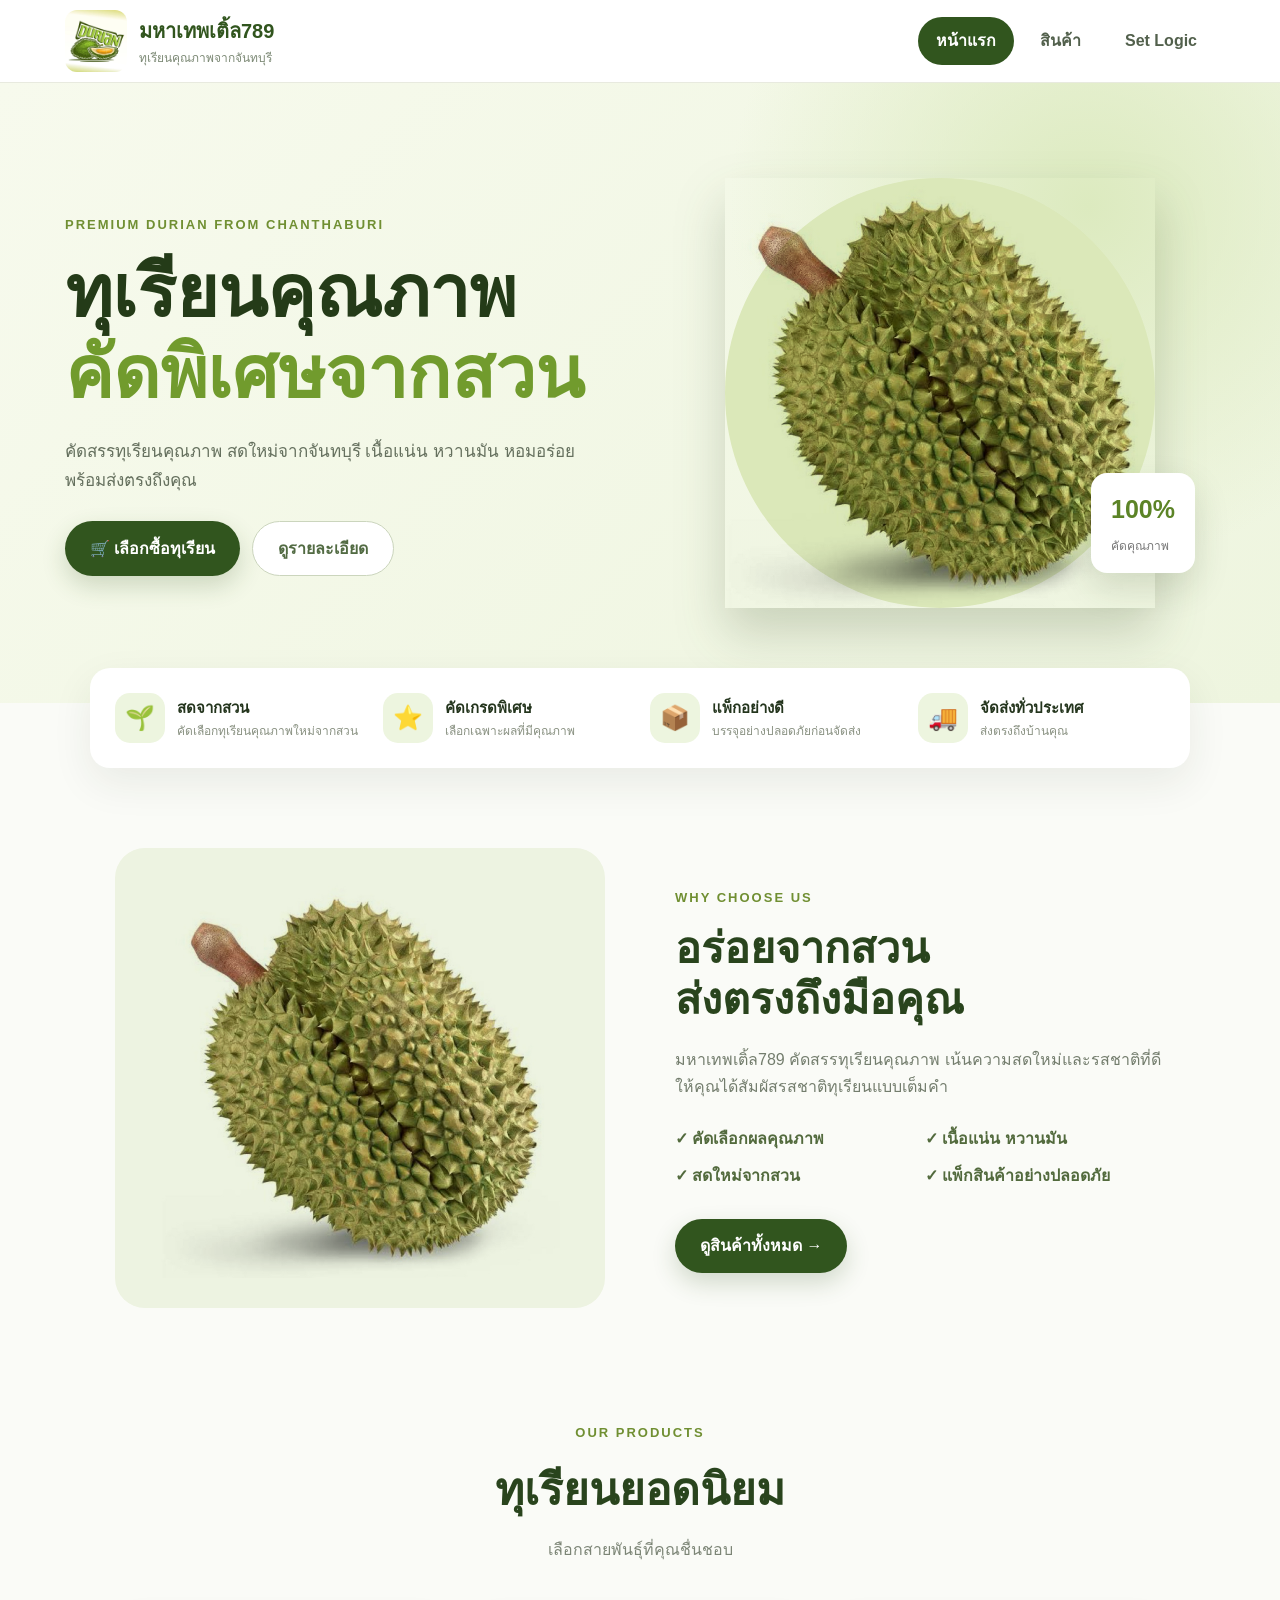
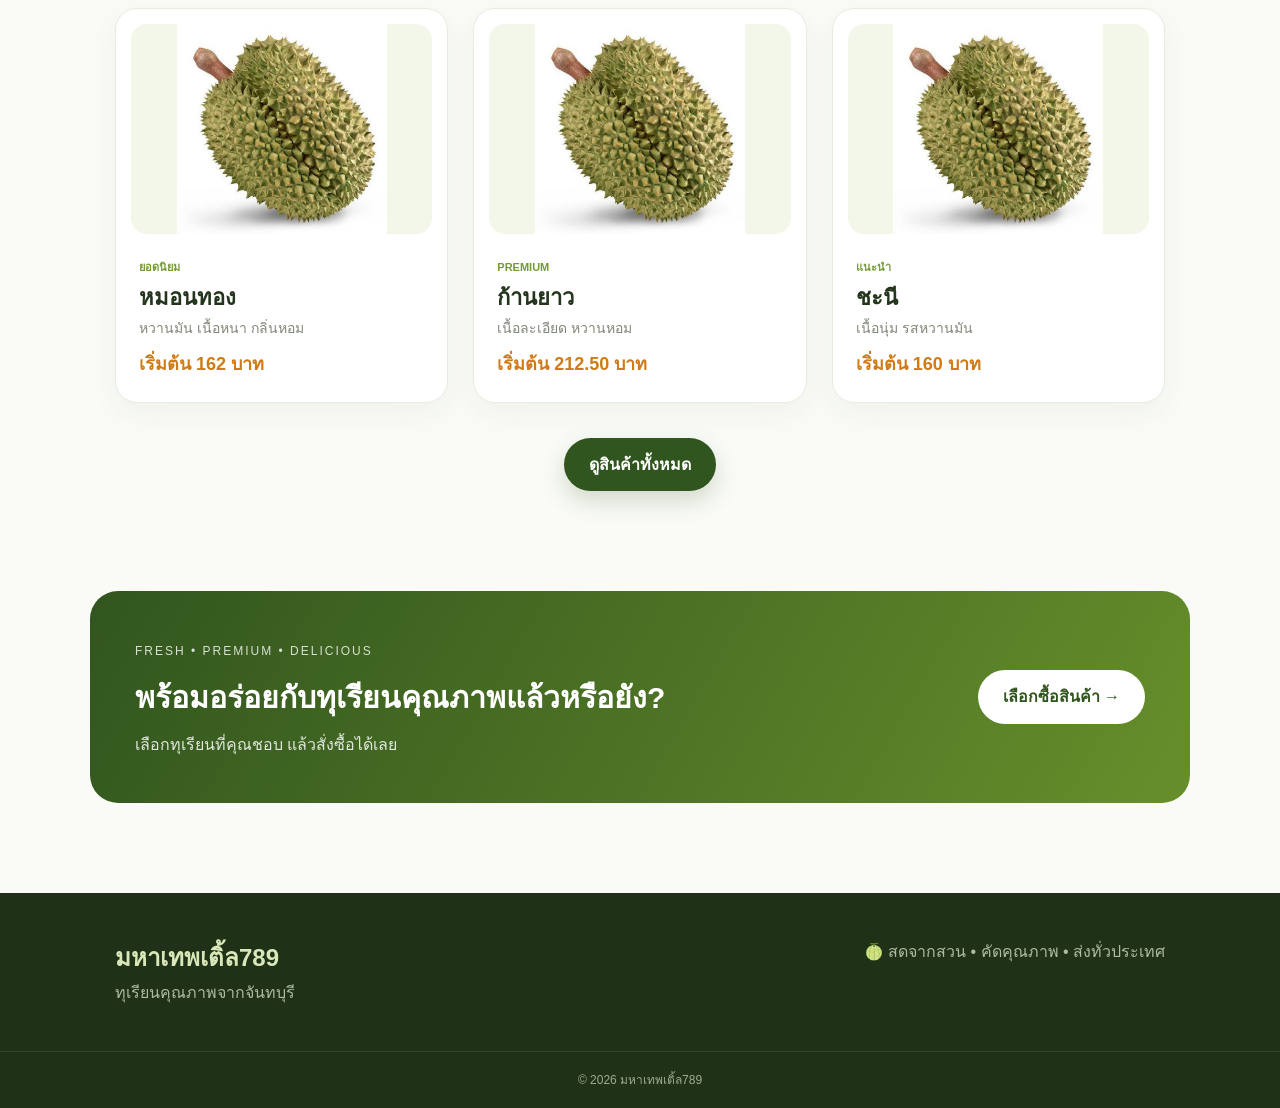
<file: index.html>
<!DOCTYPE html>
<html lang="th">
<head>
    <meta charset="UTF-8">
    <meta name="viewport" content="width=device-width, initial-scale=1.0">

    <title>มหาเทพเติ้ล789 | ทุเรียนคุณภาพจากจันทบุรี</title>

    <link rel="stylesheet" href="style.css">
</head>

<body>

<header class="header">

    <div class="header-inner">

        <a href="index.html" class="brand">
            <img src="logo.png" alt="มหาเทพเติ้ล789">
            <div>
                <strong>มหาเทพเติ้ล789</strong>
                <span>ทุเรียนคุณภาพจากจันทบุรี</span>
            </div>
        </a>

        <nav>
            <a href="index.html" class="active">หน้าแรก</a>
            <a href="products.html">สินค้า</a>
            <a href="logic.html">Set Logic</a>
        </nav>

    </div>

</header>


<main>

    <!-- HERO -->

    <section class="hero">

        <div class="hero-content">

            <div class="hero-text">

                <span class="small-title">
                    PREMIUM DURIAN FROM CHANTHABURI
                </span>

                <h1>
                    ทุเรียนคุณภาพ
                    <br>
                    <span>คัดพิเศษจากสวน</span>
                </h1>

                <p>
                    คัดสรรทุเรียนคุณภาพ สดใหม่จากจันทบุรี
                    เนื้อแน่น หวานมัน หอมอร่อย
                    พร้อมส่งตรงถึงคุณ
                </p>

                <div class="hero-buttons">

                    <a href="products.html" class="btn-primary">
                        🛒 เลือกซื้อทุเรียน
                    </a>

                    <a href="#about" class="btn-secondary">
                        ดูรายละเอียด
                    </a>

                </div>

            </div>


            <div class="hero-image">

                <div class="image-circle"></div>

                <img
                    src="th-11134207-7rasl-m74iatw38uydfe.jpg"
                    alt="ทุเรียนคุณภาพ"
                >

                <div class="floating-card">
                    <strong>100%</strong>
                    <span>คัดคุณภาพ</span>
                </div>

            </div>

        </div>

    </section>


    <!-- FEATURES -->

    <section class="features">

        <div class="feature">

            <div class="feature-icon">🌱</div>

            <div>
                <h3>สดจากสวน</h3>
                <p>คัดเลือกทุเรียนคุณภาพใหม่จากสวน</p>
            </div>

        </div>


        <div class="feature">

            <div class="feature-icon">⭐</div>

            <div>
                <h3>คัดเกรดพิเศษ</h3>
                <p>เลือกเฉพาะผลที่มีคุณภาพ</p>
            </div>

        </div>


        <div class="feature">

            <div class="feature-icon">📦</div>

            <div>
                <h3>แพ็กอย่างดี</h3>
                <p>บรรจุอย่างปลอดภัยก่อนจัดส่ง</p>
            </div>

        </div>


        <div class="feature">

            <div class="feature-icon">🚚</div>

            <div>
                <h3>จัดส่งทั่วประเทศ</h3>
                <p>ส่งตรงถึงบ้านคุณ</p>
            </div>

        </div>

    </section>


    <!-- ABOUT -->

    <section class="about" id="about">

        <div class="about-image">

            <img
                src="th-11134207-7rasl-m74iatw38uydfe.jpg"
                alt="ทุเรียนจันทบุรี"
            >

        </div>


        <div class="about-content">

            <span class="section-label">
                WHY CHOOSE US
            </span>

            <h2>
                อร่อยจากสวน
                <br>
                ส่งตรงถึงมือคุณ
            </h2>

            <p>
                มหาเทพเติ้ล789 คัดสรรทุเรียนคุณภาพ
                เน้นความสดใหม่และรสชาติที่ดี
                ให้คุณได้สัมผัสรสชาติทุเรียนแบบเต็มคำ
            </p>

            <div class="check-list">

                <div>✓ คัดเลือกผลคุณภาพ</div>
                <div>✓ เนื้อแน่น หวานมัน</div>
                <div>✓ สดใหม่จากสวน</div>
                <div>✓ แพ็กสินค้าอย่างปลอดภัย</div>

            </div>

            <a href="products.html" class="btn-primary">
                ดูสินค้าทั้งหมด →
            </a>

        </div>

    </section>


    <!-- PRODUCTS -->

    <section class="home-products">

        <div class="section-heading">

            <span class="section-label">
                OUR PRODUCTS
            </span>

            <h2>
                ทุเรียนยอดนิยม
            </h2>

            <p>
                เลือกสายพันธุ์ที่คุณชื่นชอบ
            </p>

        </div>


        <div class="product-preview">

            <div class="mini-product">

                <img
                    src="th-11134207-7rasl-m74iatw38uydfe.jpg"
                    alt="หมอนทอง"
                >

                <div>
                    <span>ยอดนิยม</span>
                    <h3>หมอนทอง</h3>
                    <p>หวานมัน เนื้อหนา กลิ่นหอม</p>
                    <strong>เริ่มต้น 162 บาท</strong>
                </div>

            </div>


            <div class="mini-product">

                <img
                    src="th-11134207-7rasl-m74iatw38uydfe.jpg"
                    alt="ก้านยาว"
                >

                <div>
                    <span>PREMIUM</span>
                    <h3>ก้านยาว</h3>
                    <p>เนื้อละเอียด หวานหอม</p>
                    <strong>เริ่มต้น 212.50 บาท</strong>
                </div>

            </div>


            <div class="mini-product">

                <img
                    src="th-11134207-7rasl-m74iatw38uydfe.jpg"
                    alt="ชะนี"
                >

                <div>
                    <span>แนะนำ</span>
                    <h3>ชะนี</h3>
                    <p>เนื้อนุ่ม รสหวานมัน</p>
                    <strong>เริ่มต้น 160 บาท</strong>
                </div>

            </div>

        </div>


        <div class="center-button">

            <a href="products.html" class="btn-primary">
                ดูสินค้าทั้งหมด
            </a>

        </div>

    </section>


    <!-- CTA -->

    <section class="cta">

        <div>

            <span>
                FRESH • PREMIUM • DELICIOUS
            </span>

            <h2>
                พร้อมอร่อยกับทุเรียนคุณภาพแล้วหรือยัง?
            </h2>

            <p>
                เลือกทุเรียนที่คุณชอบ แล้วสั่งซื้อได้เลย
            </p>

        </div>

        <a href="products.html" class="btn-white">
            เลือกซื้อสินค้า →
        </a>

    </section>

</main>


<footer>

    <div class="footer-inner">

        <div>

            <h2>มหาเทพเติ้ล789</h2>

            <p>
                ทุเรียนคุณภาพจากจันทบุรี
            </p>

        </div>

        <div>

            <p>
                🍈 สดจากสวน • คัดคุณภาพ • ส่งทั่วประเทศ
            </p>

        </div>

    </div>

    <div class="copyright">
        © 2026 มหาเทพเติ้ล789
    </div>

</footer>


</body>
</html>
</file>
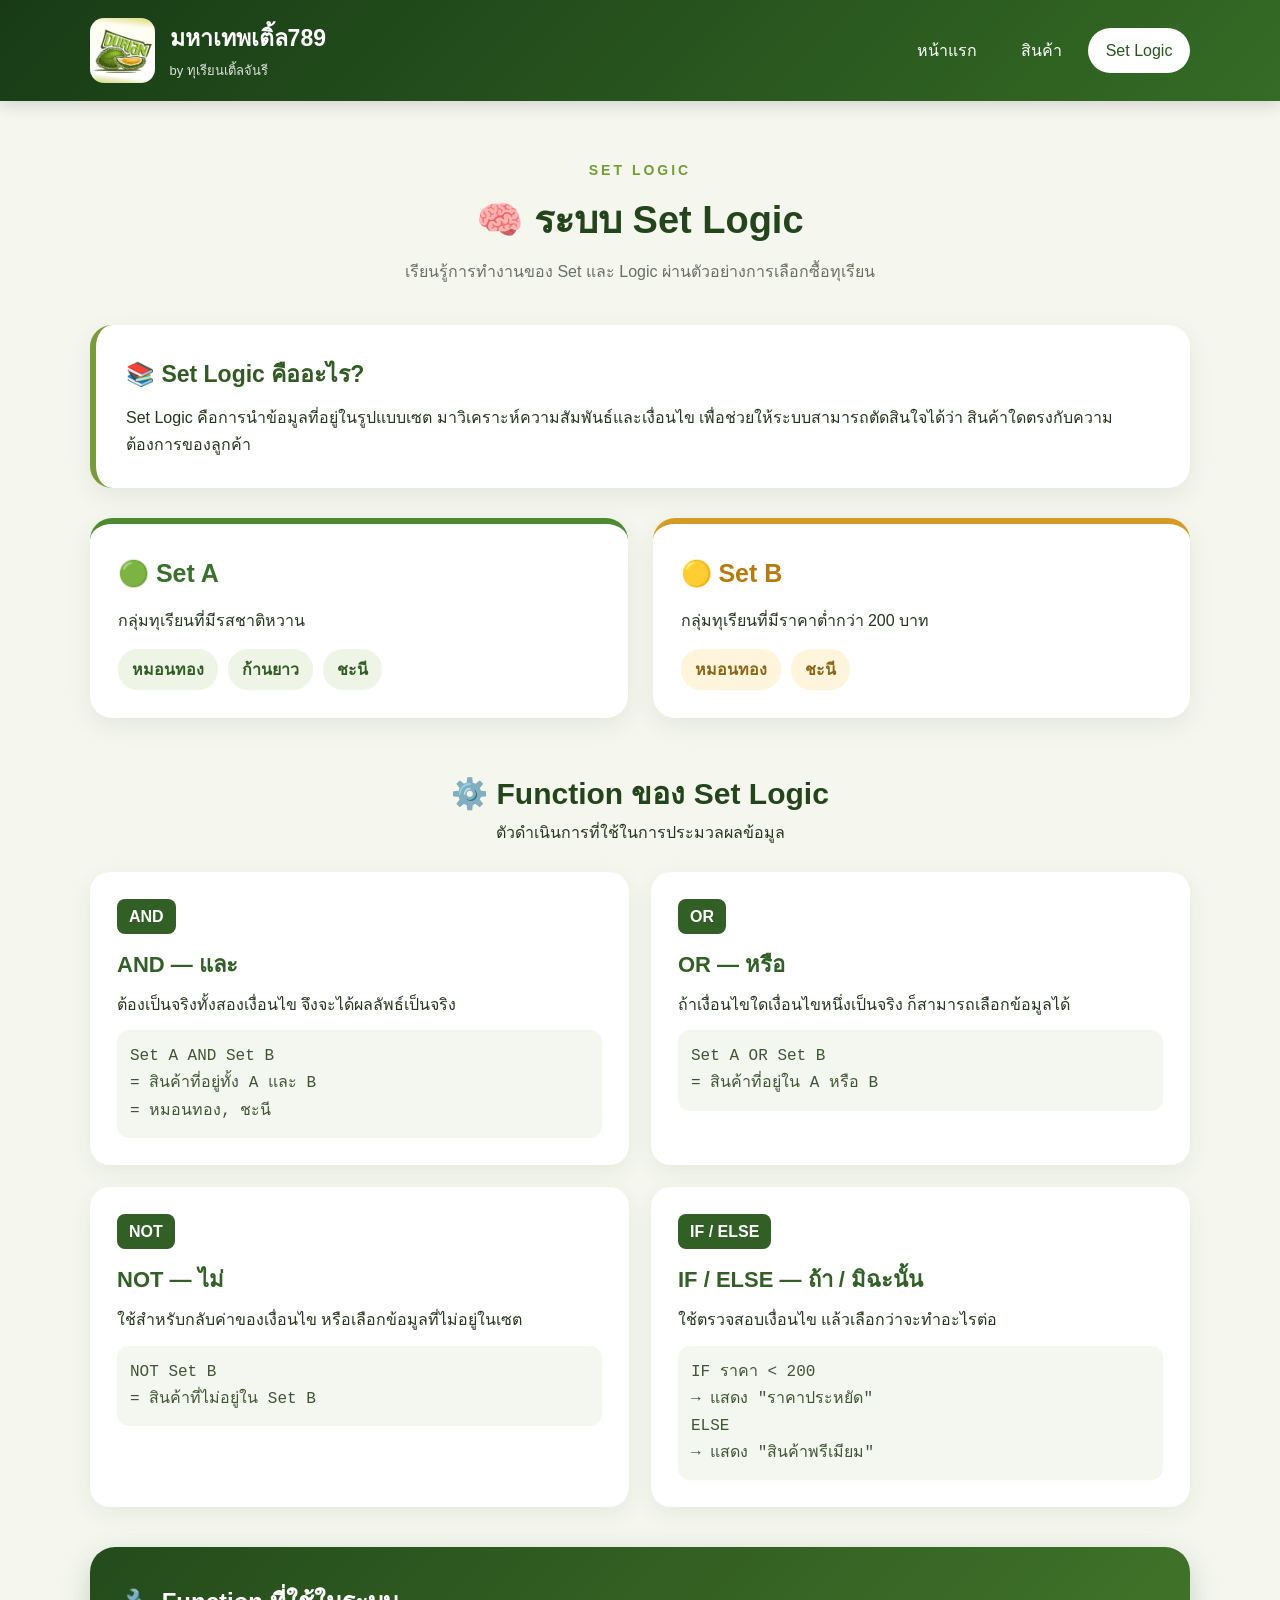
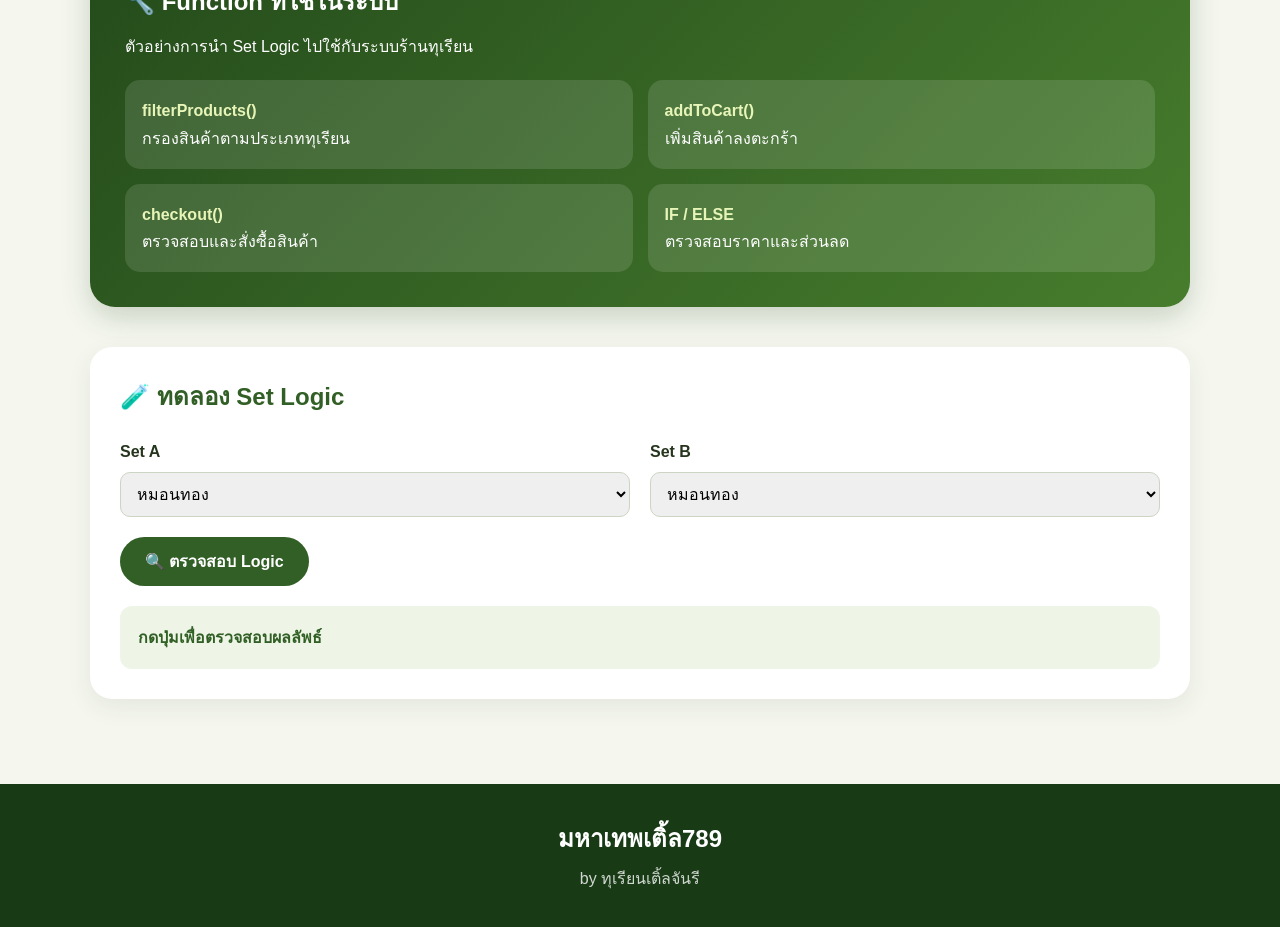
<file: logic.html>
<!DOCTYPE html>
<html lang="th">
<head>
    <meta charset="UTF-8">
    <meta name="viewport" content="width=device-width, initial-scale=1.0">

    <title>Set Logic | มหาเทพเติ้ล789</title>

    <style>

        * {
            box-sizing: border-box;
            margin: 0;
            padding: 0;
        }

        body {
            font-family: "Segoe UI", Tahoma, sans-serif;
            background: #f5f7ef;
            color: #26351d;
            line-height: 1.7;
        }

        /* ================= HEADER ================= */

        .header {
            background: linear-gradient(135deg, #183b16, #356b25);
            color: white;
            padding: 18px 7%;
            display: flex;
            justify-content: space-between;
            align-items: center;
            gap: 30px;
            box-shadow: 0 4px 15px rgba(0,0,0,0.15);
            position: sticky;
            top: 0;
            z-index: 100;
        }

        .logo-area {
            display: flex;
            align-items: center;
            gap: 15px;
        }

        .logo {
            width: 65px;
            height: 65px;
            object-fit: cover;
            border-radius: 14px;
            background: white;
        }

        .logo-area h1 {
            font-size: 23px;
            margin-bottom: 2px;
        }

        .logo-area p {
            font-size: 13px;
            opacity: 0.85;
        }

        nav {
            display: flex;
            gap: 8px;
        }

        nav a {
            color: white;
            text-decoration: none;
            padding: 9px 18px;
            border-radius: 25px;
            transition: 0.3s;
        }

        nav a:hover,
        nav a.active {
            background: white;
            color: #28551d;
        }


        /* ================= CONTAINER ================= */

        .container {
            width: min(1100px, 92%);
            margin: auto;
            padding: 55px 0;
        }

        .section-title {
            text-align: center;
            margin-bottom: 40px;
        }

        .section-title span {
            color: #759b36;
            font-size: 14px;
            font-weight: bold;
            letter-spacing: 3px;
        }

        .section-title h2 {
            font-size: 38px;
            margin: 5px 0;
            color: #24451c;
        }

        .section-title p {
            color: #697060;
        }


        /* ================= INTRO ================= */

        .intro {
            background: white;
            border-radius: 22px;
            padding: 30px;
            margin-bottom: 30px;
            box-shadow: 0 8px 25px rgba(34,55,20,0.08);
            border-left: 6px solid #789b3b;
        }

        .intro h3 {
            color: #315b22;
            margin-bottom: 10px;
            font-size: 23px;
        }


        /* ================= SET A / B ================= */

        .set-grid {
            display: grid;
            grid-template-columns: repeat(2, 1fr);
            gap: 25px;
            margin-bottom: 40px;
        }

        .set-card {
            background: white;
            border-radius: 22px;
            padding: 28px;
            box-shadow: 0 8px 25px rgba(34,55,20,0.08);
        }

        .set-card.a {
            border-top: 6px solid #4d8b32;
        }

        .set-card.b {
            border-top: 6px solid #d49b27;
        }

        .set-card h3 {
            font-size: 25px;
            margin-bottom: 12px;
        }

        .set-card.a h3 {
            color: #39702b;
        }

        .set-card.b h3 {
            color: #b57b10;
        }

        .set-list {
            display: flex;
            flex-wrap: wrap;
            gap: 10px;
            margin-top: 15px;
        }

        .set-item {
            background: #eef5e6;
            color: #315c25;
            padding: 7px 14px;
            border-radius: 20px;
            font-weight: bold;
        }

        .set-card.b .set-item {
            background: #fff5dc;
            color: #8c6617;
        }


        /* ================= LOGIC ================= */

        .logic-title {
            text-align: center;
            margin: 50px 0 25px;
        }

        .logic-title h2 {
            color: #24451c;
            font-size: 30px;
        }

        .logic-grid {
            display: grid;
            grid-template-columns: repeat(2, 1fr);
            gap: 22px;
        }

        .logic-card {
            background: white;
            padding: 27px;
            border-radius: 20px;
            box-shadow: 0 7px 22px rgba(34,55,20,0.07);
            transition: 0.3s;
        }

        .logic-card:hover {
            transform: translateY(-4px);
        }

        .logic-card h3 {
            color: #315f25;
            margin-bottom: 8px;
            font-size: 22px;
        }

        .logic-card .symbol {
            display: inline-block;
            background: #315f25;
            color: white;
            padding: 4px 12px;
            border-radius: 8px;
            font-weight: bold;
            margin-bottom: 12px;
        }

        .logic-example {
            background: #f4f7ef;
            padding: 13px;
            border-radius: 12px;
            margin-top: 12px;
            font-family: Consolas, monospace;
            color: #405437;
        }


        /* ================= FUNCTION ================= */

        .function-box {
            margin-top: 40px;
            background: linear-gradient(135deg, #244b1b, #477d2d);
            color: white;
            border-radius: 25px;
            padding: 35px;
            box-shadow: 0 10px 30px rgba(25,60,20,0.2);
        }

        .function-box h2 {
            margin-bottom: 10px;
        }

        .function-list {
            margin-top: 20px;
            display: grid;
            grid-template-columns: repeat(2, 1fr);
            gap: 15px;
        }

        .function-item {
            background: rgba(255,255,255,0.12);
            padding: 17px;
            border-radius: 15px;
        }

        .function-item strong {
            color: #e8f5b8;
        }


        /* ================= DEMO ================= */

        .demo {
            background: white;
            margin-top: 40px;
            padding: 30px;
            border-radius: 22px;
            box-shadow: 0 8px 25px rgba(34,55,20,0.08);
        }

        .demo h2 {
            color: #315f25;
            margin-bottom: 20px;
        }

        .demo-row {
            display: grid;
            grid-template-columns: 1fr 1fr;
            gap: 20px;
            margin-bottom: 20px;
        }

        .demo label {
            font-weight: bold;
            display: block;
            margin-bottom: 7px;
        }

        .demo select {
            width: 100%;
            padding: 12px;
            border: 1px solid #ccd5c4;
            border-radius: 10px;
            font-size: 16px;
        }

        .logic-btn {
            background: #315f25;
            color: white;
            border: none;
            padding: 12px 25px;
            border-radius: 25px;
            cursor: pointer;
            font-size: 16px;
            font-weight: bold;
        }

        .logic-btn:hover {
            background: #203f18;
        }

        #result {
            margin-top: 20px;
            padding: 18px;
            border-radius: 12px;
            background: #eef5e6;
            color: #315f25;
            font-weight: bold;
        }


        /* ================= FOOTER ================= */

        footer {
            background: #183b16;
            color: white;
            text-align: center;
            padding: 35px 20px;
            margin-top: 30px;
        }

        footer h2 {
            margin-bottom: 5px;
        }

        footer p {
            opacity: 0.8;
        }


        /* ================= RESPONSIVE ================= */

        @media (max-width: 750px) {

            .header {
                flex-direction: column;
                text-align: center;
            }

            .logo-area {
                justify-content: center;
            }

            nav {
                flex-wrap: wrap;
                justify-content: center;
            }

            .set-grid,
            .logic-grid,
            .function-list,
            .demo-row {
                grid-template-columns: 1fr;
            }

            .section-title h2 {
                font-size: 30px;
            }
        }

    </style>
</head>


<body>


<!-- ================= HEADER ================= -->

<header class="header">

    <div class="logo-area">

        <img src="logo.png"
             alt="โลโก้มหาเทพเติ้ล789"
             class="logo">

        <div>
            <h1>มหาเทพเติ้ล789</h1>
            <p>by ทุเรียนเติ้ลจันรี</p>
        </div>

    </div>


    <nav>

        <a href="index.html">
            หน้าแรก
        </a>

        <a href="products.html">
            สินค้า
        </a>

        <a href="logic.html" class="active">
            Set Logic
        </a>

    </nav>

</header>



<!-- ================= MAIN ================= -->

<main class="container">


    <div class="section-title">

        <span>SET LOGIC</span>

        <h2>🧠 ระบบ Set Logic</h2>

        <p>
            เรียนรู้การทำงานของ Set และ Logic
            ผ่านตัวอย่างการเลือกซื้อทุเรียน
        </p>

    </div>



    <!-- ================= INTRO ================= -->

    <section class="intro">

        <h3>📚 Set Logic คืออะไร?</h3>

        <p>
            Set Logic คือการนำข้อมูลที่อยู่ในรูปแบบเซต
            มาวิเคราะห์ความสัมพันธ์และเงื่อนไข
            เพื่อช่วยให้ระบบสามารถตัดสินใจได้ว่า
            สินค้าใดตรงกับความต้องการของลูกค้า
        </p>

    </section>



    <!-- ================= SET A / B ================= -->

    <div class="set-grid">


        <div class="set-card a">

            <h3>🟢 Set A</h3>

            <p>
                กลุ่มทุเรียนที่มีรสชาติหวาน
            </p>

            <div class="set-list">

                <span class="set-item">
                    หมอนทอง
                </span>

                <span class="set-item">
                    ก้านยาว
                </span>

                <span class="set-item">
                    ชะนี
                </span>

            </div>

        </div>



        <div class="set-card b">

            <h3>🟡 Set B</h3>

            <p>
                กลุ่มทุเรียนที่มีราคาต่ำกว่า 200 บาท
            </p>

            <div class="set-list">

                <span class="set-item">
                    หมอนทอง
                </span>

                <span class="set-item">
                    ชะนี
                </span>

            </div>

        </div>

    </div>



    <!-- ================= LOGIC ================= -->

    <div class="logic-title">

        <h2>⚙️ Function ของ Set Logic</h2>

        <p>
            ตัวดำเนินการที่ใช้ในการประมวลผลข้อมูล
        </p>

    </div>



    <div class="logic-grid">


        <!-- AND -->

        <div class="logic-card">

            <span class="symbol">
                AND
            </span>

            <h3>AND — และ</h3>

            <p>
                ต้องเป็นจริงทั้งสองเงื่อนไข
                จึงจะได้ผลลัพธ์เป็นจริง
            </p>

            <div class="logic-example">
                Set A AND Set B
                <br>
                = สินค้าที่อยู่ทั้ง A และ B
                <br>
                = หมอนทอง, ชะนี
            </div>

        </div>



        <!-- OR -->

        <div class="logic-card">

            <span class="symbol">
                OR
            </span>

            <h3>OR — หรือ</h3>

            <p>
                ถ้าเงื่อนไขใดเงื่อนไขหนึ่งเป็นจริง
                ก็สามารถเลือกข้อมูลได้
            </p>

            <div class="logic-example">
                Set A OR Set B
                <br>
                = สินค้าที่อยู่ใน A หรือ B
            </div>

        </div>



        <!-- NOT -->

        <div class="logic-card">

            <span class="symbol">
                NOT
            </span>

            <h3>NOT — ไม่</h3>

            <p>
                ใช้สำหรับกลับค่าของเงื่อนไข
                หรือเลือกข้อมูลที่ไม่อยู่ในเซต
            </p>

            <div class="logic-example">
                NOT Set B
                <br>
                = สินค้าที่ไม่อยู่ใน Set B
            </div>

        </div>



        <!-- IF ELSE -->

        <div class="logic-card">

            <span class="symbol">
                IF / ELSE
            </span>

            <h3>IF / ELSE — ถ้า / มิฉะนั้น</h3>

            <p>
                ใช้ตรวจสอบเงื่อนไข
                แล้วเลือกว่าจะทำอะไรต่อ
            </p>

            <div class="logic-example">
                IF ราคา &lt; 200
                <br>
                → แสดง "ราคาประหยัด"
                <br>
                ELSE
                <br>
                → แสดง "สินค้าพรีเมียม"
            </div>

        </div>


    </div>



    <!-- ================= FUNCTION ================= -->

    <section class="function-box">

        <h2>🔧 Function ที่ใช้ในระบบ</h2>

        <p>
            ตัวอย่างการนำ Set Logic ไปใช้กับระบบร้านทุเรียน
        </p>


        <div class="function-list">

            <div class="function-item">
                <strong>filterProducts()</strong>
                <br>
                กรองสินค้าตามประเภททุเรียน
            </div>

            <div class="function-item">
                <strong>addToCart()</strong>
                <br>
                เพิ่มสินค้าลงตะกร้า
            </div>

            <div class="function-item">
                <strong>checkout()</strong>
                <br>
                ตรวจสอบและสั่งซื้อสินค้า
            </div>

            <div class="function-item">
                <strong>IF / ELSE</strong>
                <br>
                ตรวจสอบราคาและส่วนลด
            </div>

        </div>

    </section>



    <!-- ================= DEMO ================= -->

    <section class="demo">

        <h2>🧪 ทดลอง Set Logic</h2>

        <div class="demo-row">

            <div>

                <label>
                    Set A
                </label>

                <select id="setA">

                    <option value="monthong">
                        หมอนทอง
                    </option>

                    <option value="kan-yai">
                        ก้านยาว
                    </option>

                    <option value="chanee">
                        ชะนี
                    </option>

                </select>

            </div>


            <div>

                <label>
                    Set B
                </label>

                <select id="setB">

                    <option value="monthong">
                        หมอนทอง
                    </option>

                    <option value="kan-yai">
                        ก้านยาว
                    </option>

                    <option value="chanee">
                        ชะนี
                    </option>

                </select>

            </div>

        </div>


        <button
            class="logic-btn"
            onclick="checkLogic()">

            🔍 ตรวจสอบ Logic

        </button>


        <div id="result">
            กดปุ่มเพื่อตรวจสอบผลลัพธ์
        </div>

    </section>


</main>



<!-- ================= FOOTER ================= -->

<footer>

    <h2>
        มหาเทพเติ้ล789
    </h2>

    <p>
        by ทุเรียนเติ้ลจันรี
    </p>

</footer>



<script>

function checkLogic() {

    const A = document.getElementById("setA").value;

    const B = document.getElementById("setB").value;

    const result = document.getElementById("result");


    if (A === B) {

        result.innerHTML =
            "✅ AND เป็นจริง — ข้อมูลอยู่ใน Set A และ Set B เหมือนกัน";

    } else {

        result.innerHTML =
            "❌ AND เป็นเท็จ — ข้อมูลของ Set A และ Set B ไม่เหมือนกัน";

    }

}

</script>


</body>
</html>
</file>
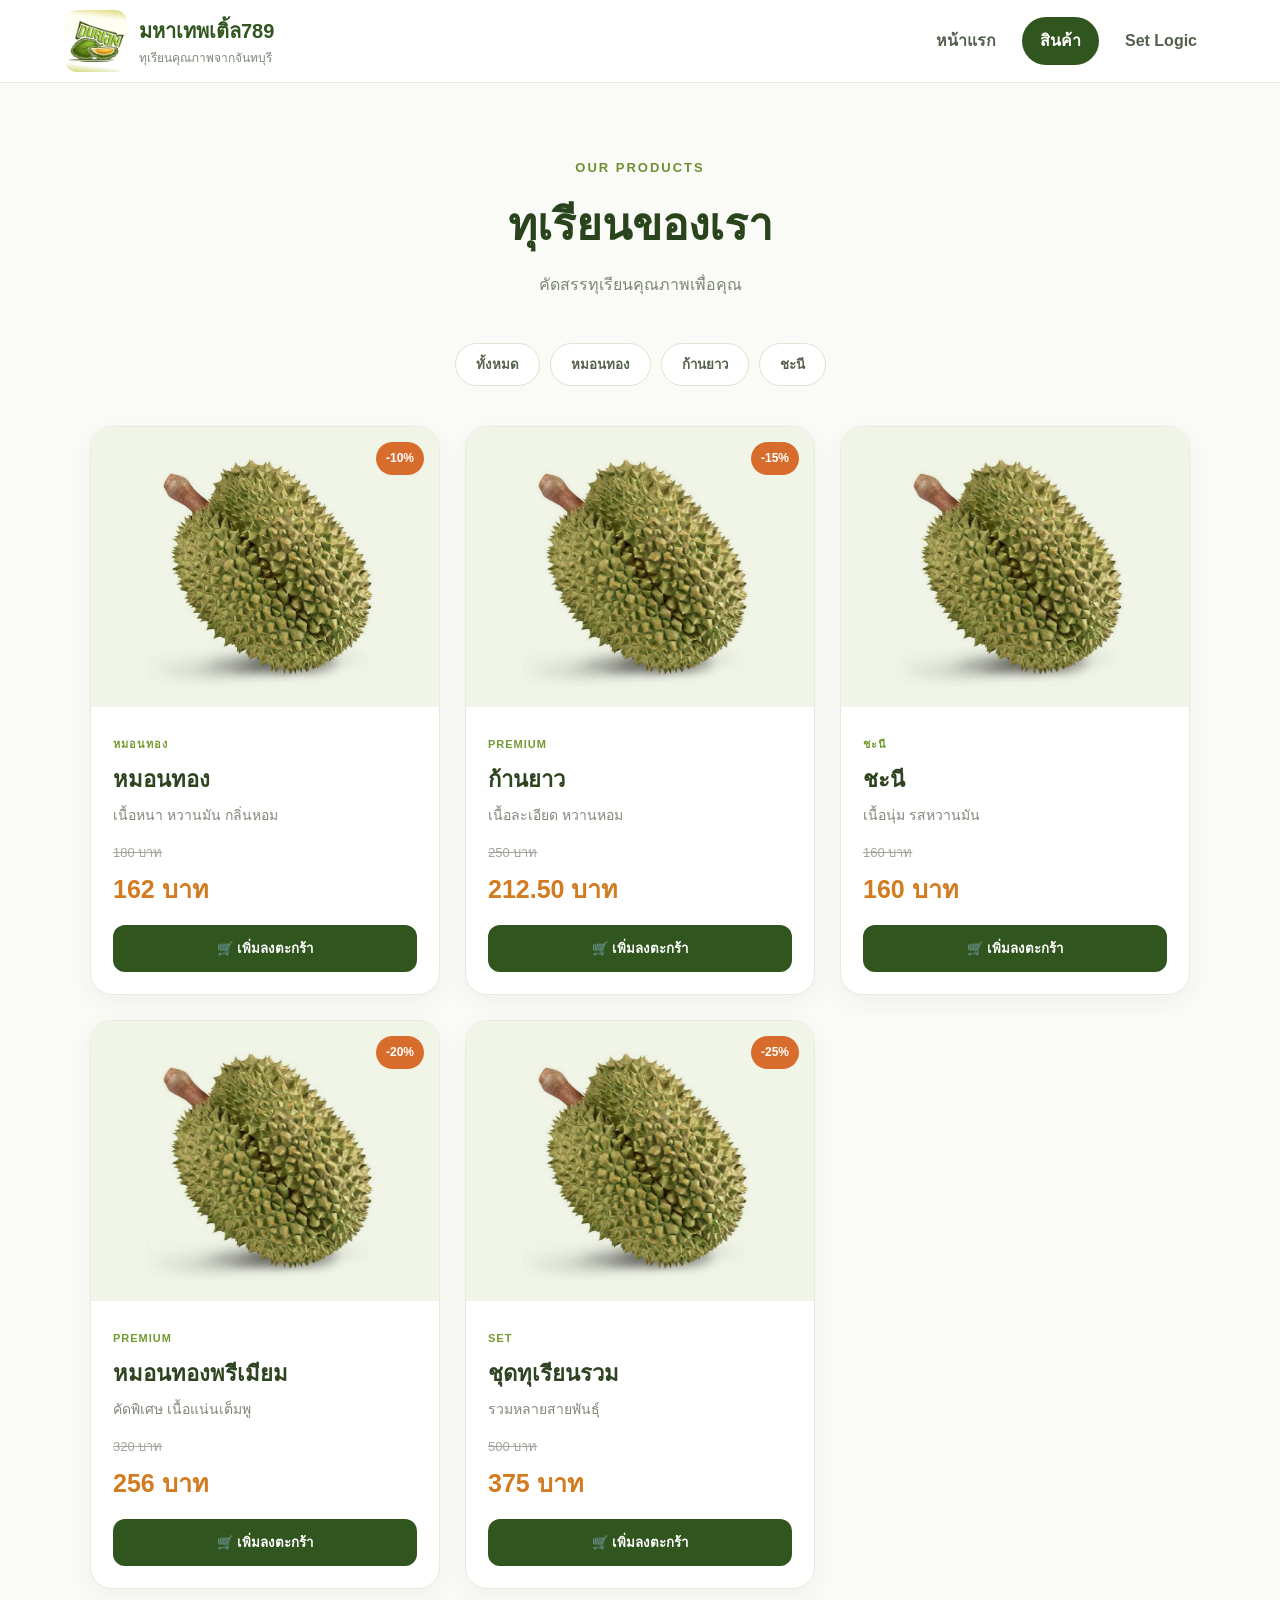
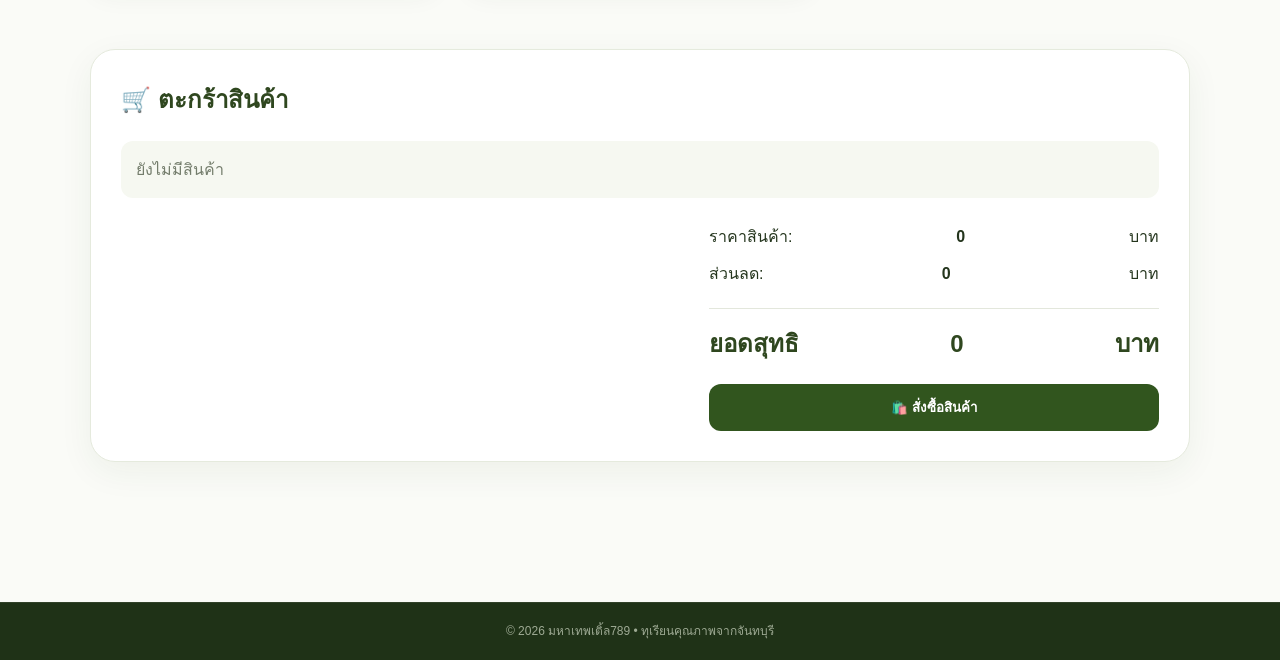
<file: products.html>
<!DOCTYPE html>
<html lang="th">
<head>

    <meta charset="UTF-8">

    <meta
        name="viewport"
        content="width=device-width, initial-scale=1.0"
    >

    <title>สินค้า | มหาเทพเติ้ล789</title>

    <link rel="stylesheet" href="style.css">

</head>

<body>

<header class="header">

    <div class="header-inner">

        <a href="index.html" class="brand">

            <img src="logo.png" alt="Logo">

            <div>
                <strong>มหาเทพเติ้ล789</strong>
                <span>ทุเรียนคุณภาพจากจันทบุรี</span>
            </div>

        </a>


        <nav>

            <a href="index.html">
                หน้าแรก
            </a>

            <a href="products.html" class="active">
                สินค้า
            </a>

            <a href="logic.html">
                Set Logic
            </a>

        </nav>

    </div>

</header>


<main>

<section class="products-page">

    <div class="section-heading">

        <span class="section-label">
            OUR PRODUCTS
        </span>

        <h1>
            ทุเรียนของเรา
        </h1>

        <p>
            คัดสรรทุเรียนคุณภาพเพื่อคุณ
        </p>

    </div>


    <div class="category-buttons">

        <button onclick="filterProducts('all')">
            ทั้งหมด
        </button>

        <button onclick="filterProducts('monthong')">
            หมอนทอง
        </button>

        <button onclick="filterProducts('kan-yai')">
            ก้านยาว
        </button>

        <button onclick="filterProducts('chanee')">
            ชะนี
        </button>

    </div>


    <div class="product-grid">


        <div class="product-card" data-category="monthong">

            <div class="product-photo">

                <img
                    src="th-11134207-7rasl-m74iatw38uydfe.jpg"
                    alt="หมอนทอง"
                >

                <span class="sale-badge">
                    -10%
                </span>

            </div>

            <div class="product-info">

                <span class="category">
                    หมอนทอง
                </span>

                <h3>
                    หมอนทอง
                </h3>

                <p>
                    เนื้อหนา หวานมัน กลิ่นหอม
                </p>

                <del>180 บาท</del>

                <div class="price">
                    162 บาท
                </div>

                <button
                    class="cart-btn"
                    onclick="addToCart('หมอนทอง',162)"
                >
                    🛒 เพิ่มลงตะกร้า
                </button>

            </div>

        </div>


        <div class="product-card" data-category="kan-yai">

            <div class="product-photo">

                <img
                    src="th-11134207-7rasl-m74iatw38uydfe.jpg"
                    alt="ก้านยาว"
                >

                <span class="sale-badge">
                    -15%
                </span>

            </div>

            <div class="product-info">

                <span class="category">
                    PREMIUM
                </span>

                <h3>
                    ก้านยาว
                </h3>

                <p>
                    เนื้อละเอียด หวานหอม
                </p>

                <del>250 บาท</del>

                <div class="price">
                    212.50 บาท
                </div>

                <button
                    class="cart-btn"
                    onclick="addToCart('ก้านยาว',212.50)"
                >
                    🛒 เพิ่มลงตะกร้า
                </button>

            </div>

        </div>


        <div class="product-card" data-category="chanee">

            <div class="product-photo">

                <img
                    src="th-11134207-7rasl-m74iatw38uydfe.jpg"
                    alt="ชะนี"
                >

            </div>

            <div class="product-info">

                <span class="category">
                    ชะนี
                </span>

                <h3>
                    ชะนี
                </h3>

                <p>
                    เนื้อนุ่ม รสหวานมัน
                </p>

                <del>160 บาท</del>

                <div class="price">
                    160 บาท
                </div>

                <button
                    class="cart-btn"
                    onclick="addToCart('ชะนี',160)"
                >
                    🛒 เพิ่มลงตะกร้า
                </button>

            </div>

        </div>


        <div class="product-card" data-category="monthong">

            <div class="product-photo">

                <img
                    src="th-11134207-7rasl-m74iatw38uydfe.jpg"
                    alt="หมอนทองพรีเมียม"
                >

                <span class="sale-badge">
                    -20%
                </span>

            </div>

            <div class="product-info">

                <span class="category">
                    PREMIUM
                </span>

                <h3>
                    หมอนทองพรีเมียม
                </h3>

                <p>
                    คัดพิเศษ เนื้อแน่นเต็มพู
                </p>

                <del>320 บาท</del>

                <div class="price">
                    256 บาท
                </div>

                <button
                    class="cart-btn"
                    onclick="addToCart('หมอนทองพรีเมียม',256)"
                >
                    🛒 เพิ่มลงตะกร้า
                </button>

            </div>

        </div>


        <div class="product-card" data-category="all">

            <div class="product-photo">

                <img
                    src="th-11134207-7rasl-m74iatw38uydfe.jpg"
                    alt="ชุดทุเรียนรวม"
                >

                <span class="sale-badge">
                    -25%
                </span>

            </div>

            <div class="product-info">

                <span class="category">
                    SET
                </span>

                <h3>
                    ชุดทุเรียนรวม
                </h3>

                <p>
                    รวมหลายสายพันธุ์
                </p>

                <del>500 บาท</del>

                <div class="price">
                    375 บาท
                </div>

                <button
                    class="cart-btn"
                    onclick="addToCart('ชุดทุเรียนรวม',375)"
                >
                    🛒 เพิ่มลงตะกร้า
                </button>

            </div>

        </div>


    </div>


    <section class="cart">

        <h2>
            🛒 ตะกร้าสินค้า
        </h2>

        <div id="cartItems">
            ยังไม่มีสินค้า
        </div>

        <div class="cart-summary">

            <p>
                ราคาสินค้า:
                <strong id="cartTotal">0</strong>
                บาท
            </p>

            <p>
                ส่วนลด:
                <strong id="cartDiscount">0</strong>
                บาท
            </p>

            <hr>

            <h2>
                ยอดสุทธิ
                <span id="finalTotal">0</span>
                บาท
            </h2>

            <button
                class="buy-btn"
                onclick="checkout()"
            >
                🛍️ สั่งซื้อสินค้า
            </button>

        </div>

    </section>

</section>

</main>


<footer>

    <div class="copyright">
        © 2026 มหาเทพเติ้ล789 • ทุเรียนคุณภาพจากจันทบุรี
    </div>

</footer>


<script src="script.js"></script>

</body>
</html>
</file>
<file: style.css>
* {
    margin: 0;
    padding: 0;
    box-sizing: border-box;
}

html {
    scroll-behavior: smooth;
}

body {
    font-family: Arial, "Noto Sans Thai", sans-serif;
    background: #fafbf7;
    color: #24351d;
    line-height: 1.7;
}

a {
    text-decoration: none;
    color: inherit;
}

img {
    max-width: 100%;
    display: block;
}


/* ================= HEADER ================= */

.header {
    position: sticky;
    top: 0;
    z-index: 1000;
    background: rgba(255,255,255,0.95);
    border-bottom: 1px solid #e8eadf;
    backdrop-filter: blur(12px);
}

.header-inner {
    max-width: 1200px;
    margin: auto;
    min-height: 82px;
    padding: 10px 25px;

    display: flex;
    align-items: center;
    justify-content: space-between;
    gap: 30px;
}

.brand {
    display: flex;
    align-items: center;
    gap: 12px;
}

.brand img {
    width: 62px;
    height: 62px;
    object-fit: contain;
    border-radius: 12px;
}

.brand strong {
    display: block;
    font-size: 20px;
    color: #31551e;
}

.brand span {
    display: block;
    color: #7c8975;
    font-size: 12px;
}

nav {
    display: flex;
    gap: 8px;
}

nav a {
    padding: 10px 18px;
    border-radius: 30px;
    color: #52604c;
    font-weight: bold;
    transition: 0.25s;
}

nav a:hover,
nav a.active {
    background: #31551e;
    color: white;
}


/* ================= HERO ================= */

.hero {
    background:
        radial-gradient(circle at 85% 20%, #dceabf 0, transparent 30%),
        linear-gradient(135deg, #f7faed, #eef5df);

    overflow: hidden;
}

.hero-content {
    max-width: 1200px;
    min-height: 620px;
    margin: auto;
    padding: 70px 25px;

    display: grid;
    grid-template-columns: 1fr 1fr;
    align-items: center;
    gap: 50px;
}

.small-title,
.section-label {
    color: #708f32;
    font-weight: bold;
    font-size: 13px;
    letter-spacing: 2px;
}

.hero h1 {
    margin-top: 15px;
    font-size: clamp(42px, 6vw, 72px);
    line-height: 1.12;
    color: #243b18;
}

.hero h1 span {
    color: #719b2d;
}

.hero p {
    max-width: 580px;
    margin: 25px 0;
    color: #65705e;
    font-size: 17px;
}

.hero-buttons {
    display: flex;
    gap: 12px;
    flex-wrap: wrap;
}

.btn-primary,
.btn-secondary,
.btn-white {
    display: inline-flex;
    align-items: center;
    justify-content: center;

    padding: 13px 25px;
    border-radius: 30px;
    font-weight: bold;

    transition: 0.25s;
}

.btn-primary {
    background: #31551e;
    color: white;
    box-shadow: 0 10px 25px rgba(49,85,30,0.2);
}

.btn-primary:hover {
    transform: translateY(-3px);
    background: #426e28;
}

.btn-secondary {
    border: 1px solid #cbd5bd;
    color: #526b43;
    background: white;
}

.btn-secondary:hover {
    background: #eef5e5;
}


/* ================= HERO IMAGE ================= */

.hero-image {
    position: relative;
    min-height: 450px;

    display: flex;
    justify-content: center;
    align-items: center;
}

.image-circle {
    position: absolute;

    width: 430px;
    height: 430px;

    border-radius: 50%;

    background: #dbe8b9;
}

.hero-image img {
    position: relative;
    z-index: 2;

    width: 430px;
    height: 430px;

    object-fit: contain;

    mix-blend-mode: multiply;

    filter: drop-shadow(0 25px 25px rgba(47,63,27,0.2));
}

.floating-card {
    position: absolute;
    z-index: 5;

    right: 20px;
    bottom: 45px;

    padding: 15px 20px;

    background: white;
    border-radius: 16px;

    box-shadow: 0 15px 35px rgba(40,60,20,0.15);
}

.floating-card strong {
    display: block;
    font-size: 25px;
    color: #5c8427;
}

.floating-card span {
    font-size: 12px;
    color: #777;
}


/* ================= FEATURES ================= */

.features {
    max-width: 1100px;
    margin: -35px auto 80px;

    position: relative;
    z-index: 10;

    padding: 25px;

    background: white;
    border-radius: 20px;

    box-shadow: 0 15px 40px rgba(39,56,25,0.08);

    display: grid;
    grid-template-columns: repeat(4, 1fr);
    gap: 20px;
}

.feature {
    display: flex;
    gap: 12px;
    align-items: center;
}

.feature-icon {
    width: 50px;
    height: 50px;

    flex-shrink: 0;

    border-radius: 15px;

    background: #edf5df;

    display: flex;
    align-items: center;
    justify-content: center;

    font-size: 24px;
}

.feature h3 {
    font-size: 15px;
}

.feature p {
    color: #889080;
    font-size: 12px;
}


/* ================= ABOUT ================= */

.about {
    max-width: 1100px;
    margin: 0 auto 110px;
    padding: 0 25px;

    display: grid;
    grid-template-columns: 1fr 1fr;
    align-items: center;
    gap: 70px;
}

.about-image {
    background: #edf3e1;
    border-radius: 30px;
    padding: 30px;
    overflow: hidden;
}

.about-image img {
    width: 100%;
    height: 400px;
    object-fit: contain;
    mix-blend-mode: multiply;
}

.about-content h2 {
    margin: 12px 0 20px;

    font-size: 43px;
    line-height: 1.2;

    color: #29441d;
}

.about-content > p {
    color: #737d6d;
    margin-bottom: 25px;
}

.check-list {
    display: grid;
    grid-template-columns: 1fr 1fr;
    gap: 10px;

    margin-bottom: 30px;

    color: #526a3d;
    font-weight: bold;
}


/* ================= SECTION ================= */

.section-heading {
    text-align: center;
    max-width: 700px;
    margin: 0 auto 45px;
}

.section-heading h1,
.section-heading h2 {
    margin: 8px 0;

    font-size: 44px;
    color: #29441d;
}

.section-heading p {
    color: #7c8576;
}


/* ================= HOME PRODUCTS ================= */

.home-products {
    max-width: 1100px;
    margin: 0 auto 100px;
    padding: 0 25px;
}

.product-preview {
    display: grid;
    grid-template-columns: repeat(3, 1fr);
    gap: 25px;
}

.mini-product {
    background: white;
    border: 1px solid #e8ecdf;
    border-radius: 22px;
    padding: 15px;

    box-shadow: 0 10px 30px rgba(40,60,25,0.05);

    transition: 0.25s;
}

.mini-product:hover {
    transform: translateY(-6px);
    box-shadow: 0 18px 35px rgba(40,60,25,0.12);
}

.mini-product img {
    width: 100%;
    height: 210px;
    object-fit: contain;

    background: #f3f7e9;
    border-radius: 16px;

    mix-blend-mode: multiply;
}

.mini-product div {
    padding: 18px 8px 8px;
}

.mini-product span {
    color: #759b36;
    font-size: 11px;
    font-weight: bold;
}

.mini-product h3 {
    font-size: 22px;
}

.mini-product p {
    color: #80887a;
    font-size: 14px;
}

.mini-product strong {
    display: block;
    margin-top: 8px;
    color: #d17b18;
    font-size: 18px;
}

.center-button {
    text-align: center;
    margin-top: 35px;
}


/* ================= CTA ================= */

.cta {
    max-width: 1100px;
    margin: 0 auto 90px;

    padding: 45px;

    border-radius: 28px;

    background: linear-gradient(
        120deg,
        #31551e,
        #668f2b
    );

    color: white;

    display: flex;
    align-items: center;
    justify-content: space-between;
    gap: 30px;
}

.cta span {
    font-size: 12px;
    letter-spacing: 2px;
    opacity: 0.8;
}

.cta h2 {
    margin: 8px 0;
    font-size: 30px;
}

.cta p {
    opacity: 0.85;
}

.btn-white {
    background: white;
    color: #31551e;
    white-space: nowrap;
}

.btn-white:hover {
    transform: translateY(-3px);
}


/* ================= PRODUCTS PAGE ================= */

.products-page {
    max-width: 1150px;
    margin: auto;
    padding: 70px 25px 100px;
}

.category-buttons {
    display: flex;
    justify-content: center;
    gap: 10px;
    flex-wrap: wrap;
    margin-bottom: 40px;
}

.category-buttons button {
    border: 1px solid #dce4d2;
    background: white;

    padding: 10px 20px;

    border-radius: 30px;

    cursor: pointer;

    color: #53614b;
    font-weight: bold;

    transition: 0.2s;
}

.category-buttons button:hover {
    background: #31551e;
    color: white;
}


/* ================= PRODUCT GRID ================= */

.product-grid {
    display: grid;

    grid-template-columns:
        repeat(3, minmax(0, 1fr));

    gap: 25px;
}

.product-card {
    background: white;

    border: 1px solid #e7ebdf;

    border-radius: 22px;

    overflow: hidden;

    box-shadow:
        0 8px 25px rgba(45,60,30,0.05);

    transition: 0.25s;
}

.product-card:hover {
    transform: translateY(-7px);

    box-shadow:
        0 18px 40px rgba(45,60,30,0.12);
}

.product-photo {
    position: relative;

    background: #f1f5e8;

    padding: 20px;
}

.product-photo img {
    width: 100%;
    height: 240px;

    object-fit: contain;

    mix-blend-mode: multiply;
}

.sale-badge {
    position: absolute;

    top: 15px;
    right: 15px;

    background: #d86c2c;
    color: white;

    padding: 6px 10px;

    border-radius: 20px;

    font-size: 12px;
    font-weight: bold;
}

.product-info {
    padding: 22px;
}

.category {
    color: #729b31;

    font-size: 11px;

    font-weight: bold;

    letter-spacing: 1px;
}

.product-info h3 {
    margin-top: 5px;

    font-size: 22px;

    color: #2e431f;
}

.product-info p {
    color: #81897b;
    font-size: 14px;

    margin: 5px 0 10px;
}

.product-info del {
    color: #a0a69c;
    font-size: 13px;
}

.price {
    color: #d27b20;

    font-size: 25px;

    font-weight: bold;

    margin: 3px 0 15px;
}

.cart-btn,
.buy-btn {
    width: 100%;

    border: 0;

    border-radius: 12px;

    padding: 13px;

    background: #31551e;

    color: white;

    font-weight: bold;

    cursor: pointer;

    transition: 0.2s;
}

.cart-btn:hover,
.buy-btn:hover {
    background: #4c7627;
    transform: translateY(-2px);
}


/* ================= CART ================= */

.cart {
    margin-top: 60px;

    background: white;

    border: 1px solid #e5eadd;

    border-radius: 25px;

    padding: 30px;

    box-shadow: 0 10px 35px rgba(40,60,25,0.06);
}

.cart h2 {
    color: #2f471f;
}

#cartItems {
    margin: 20px 0;

    padding: 15px;

    background: #f6f8f1;

    border-radius: 12px;

    color: #747d6c;
}

.cart-summary {
    max-width: 450px;
    margin-left: auto;
}

.cart-summary p {
    display: flex;
    justify-content: space-between;

    padding: 5px 0;
}

.cart-summary hr {
    border: 0;
    border-top: 1px solid #e3e7dc;

    margin: 15px 0;
}

.cart-summary h2 {
    display: flex;
    justify-content: space-between;

    margin-bottom: 20px;
}


/* ================= FOOTER ================= */

footer {
    background: #1f3217;
    color: white;

    margin-top: 40px;
}

.footer-inner {
    max-width: 1100px;
    margin: auto;

    padding: 45px 25px;

    display: flex;
    justify-content: space-between;
    gap: 30px;
}

.footer-inner h2 {
    color: #d9e7b9;
}

.footer-inner p {
    color: #aebaa3;
}

.copyright {
    text-align: center;

    padding: 18px;

    border-top: 1px solid rgba(255,255,255,0.08);

    color: #9eaa94;

    font-size: 12px;
}


/* ================= MOBILE ================= */

@media (max-width: 900px) {

    .hero-content,
    .about {
        grid-template-columns: 1fr;
    }

    .hero-content {
        text-align: center;
    }

    .hero p {
        margin-left: auto;
        margin-right: auto;
    }

    .hero-buttons {
        justify-content: center;
    }

    .hero-image {
        min-height: 350px;
    }

    .hero-image img,
    .image-circle {
        width: 330px;
        height: 330px;
    }

    .features {
        grid-template-columns: 1fr 1fr;
        margin-left: 20px;
        margin-right: 20px;
    }

    .product-grid {
        grid-template-columns: 1fr 1fr;
    }

    .product-preview {
        grid-template-columns: 1fr;
    }

    .cta {
        margin-left: 20px;
        margin-right: 20px;
        flex-direction: column;
        align-items: flex-start;
    }

}


@media (max-width: 600px) {

    .header-inner {
        flex-direction: column;
        padding: 12px;
    }

    nav {
        width: 100%;
        justify-content: center;
    }

    nav a {
        padding: 8px 12px;
        font-size: 13px;
    }

    .hero-content {
        padding-top: 45px;
    }

    .hero h1 {
        font-size: 42px;
    }

    .features {
        grid-template-columns: 1fr;
    }

    .about-content h2,
    .section-heading h1,
    .section-heading h2 {
        font-size: 34px;
    }

    .check-list {
        grid-template-columns: 1fr;
    }

    .product-grid {
        grid-template-columns: 1fr;
    }

    .footer-inner {
        flex-direction: column;
    }

    .cta {
        padding: 30px;
    }

}
</file>
